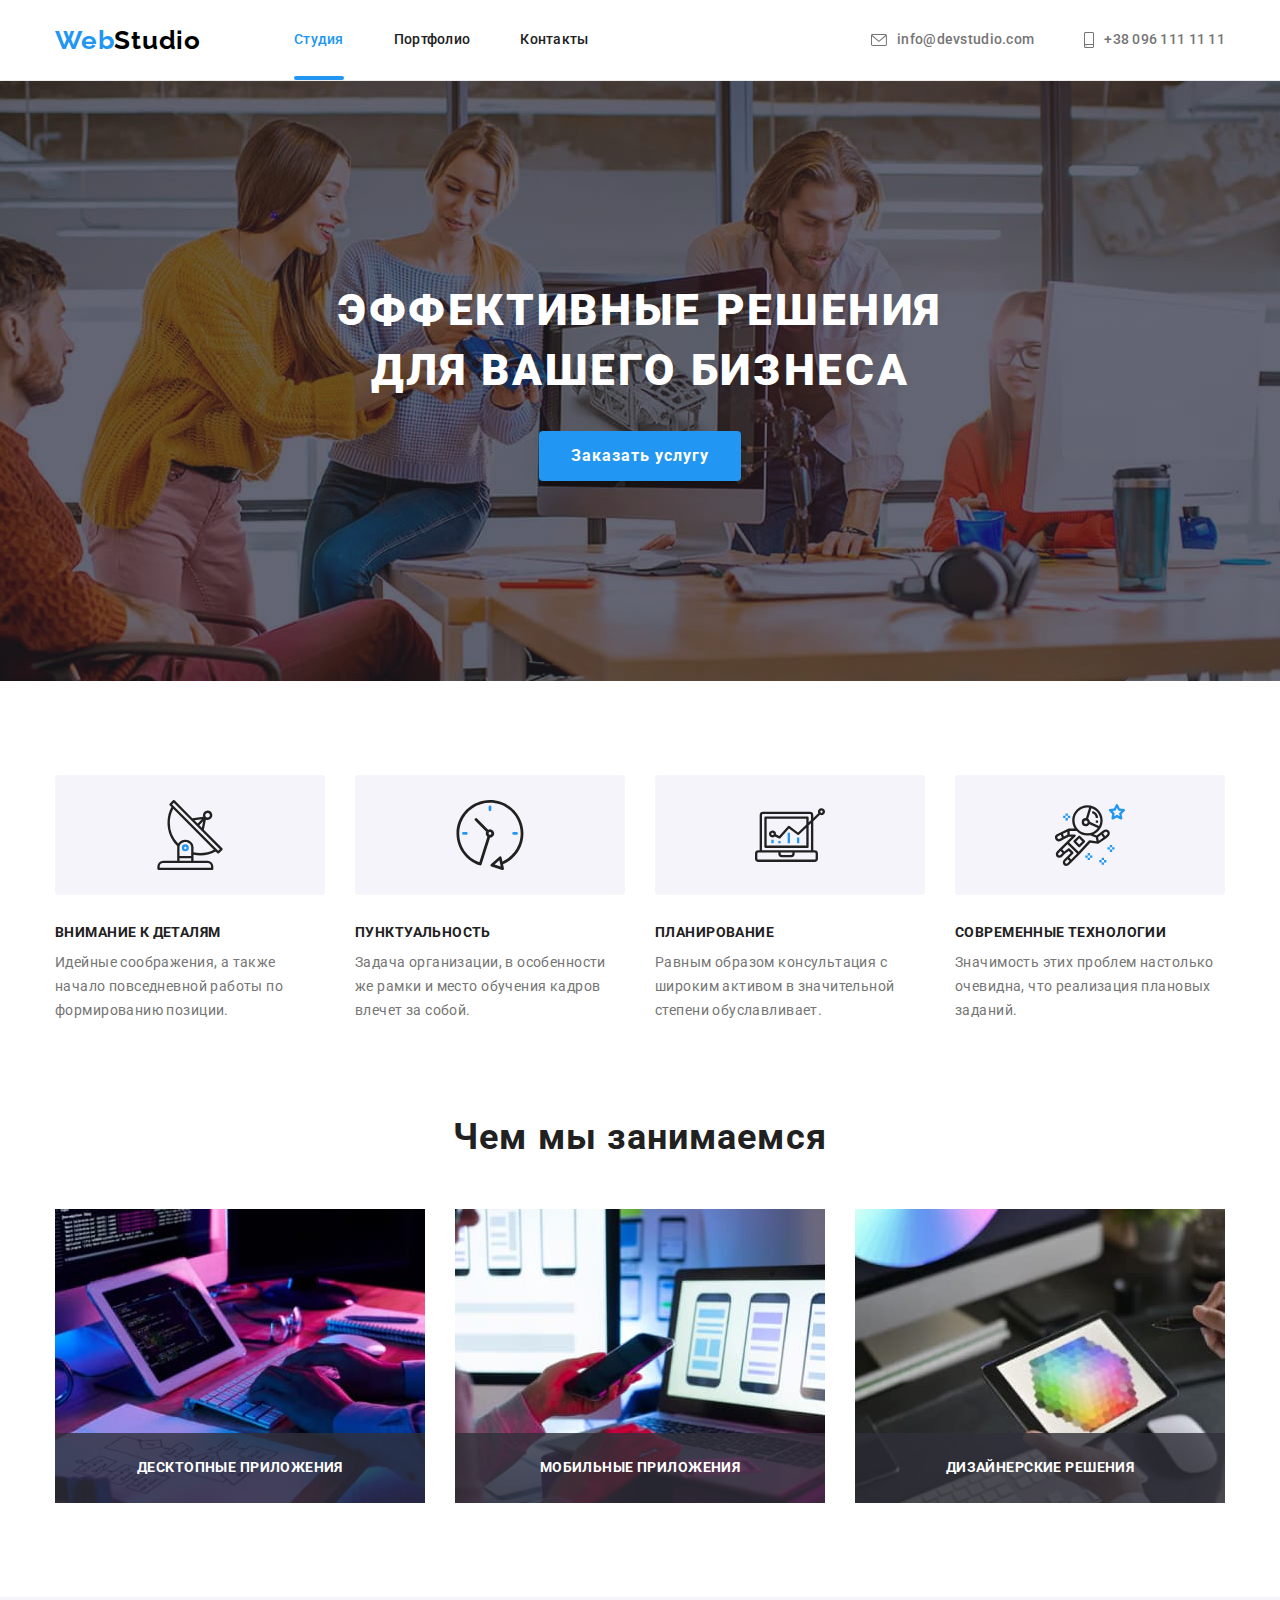
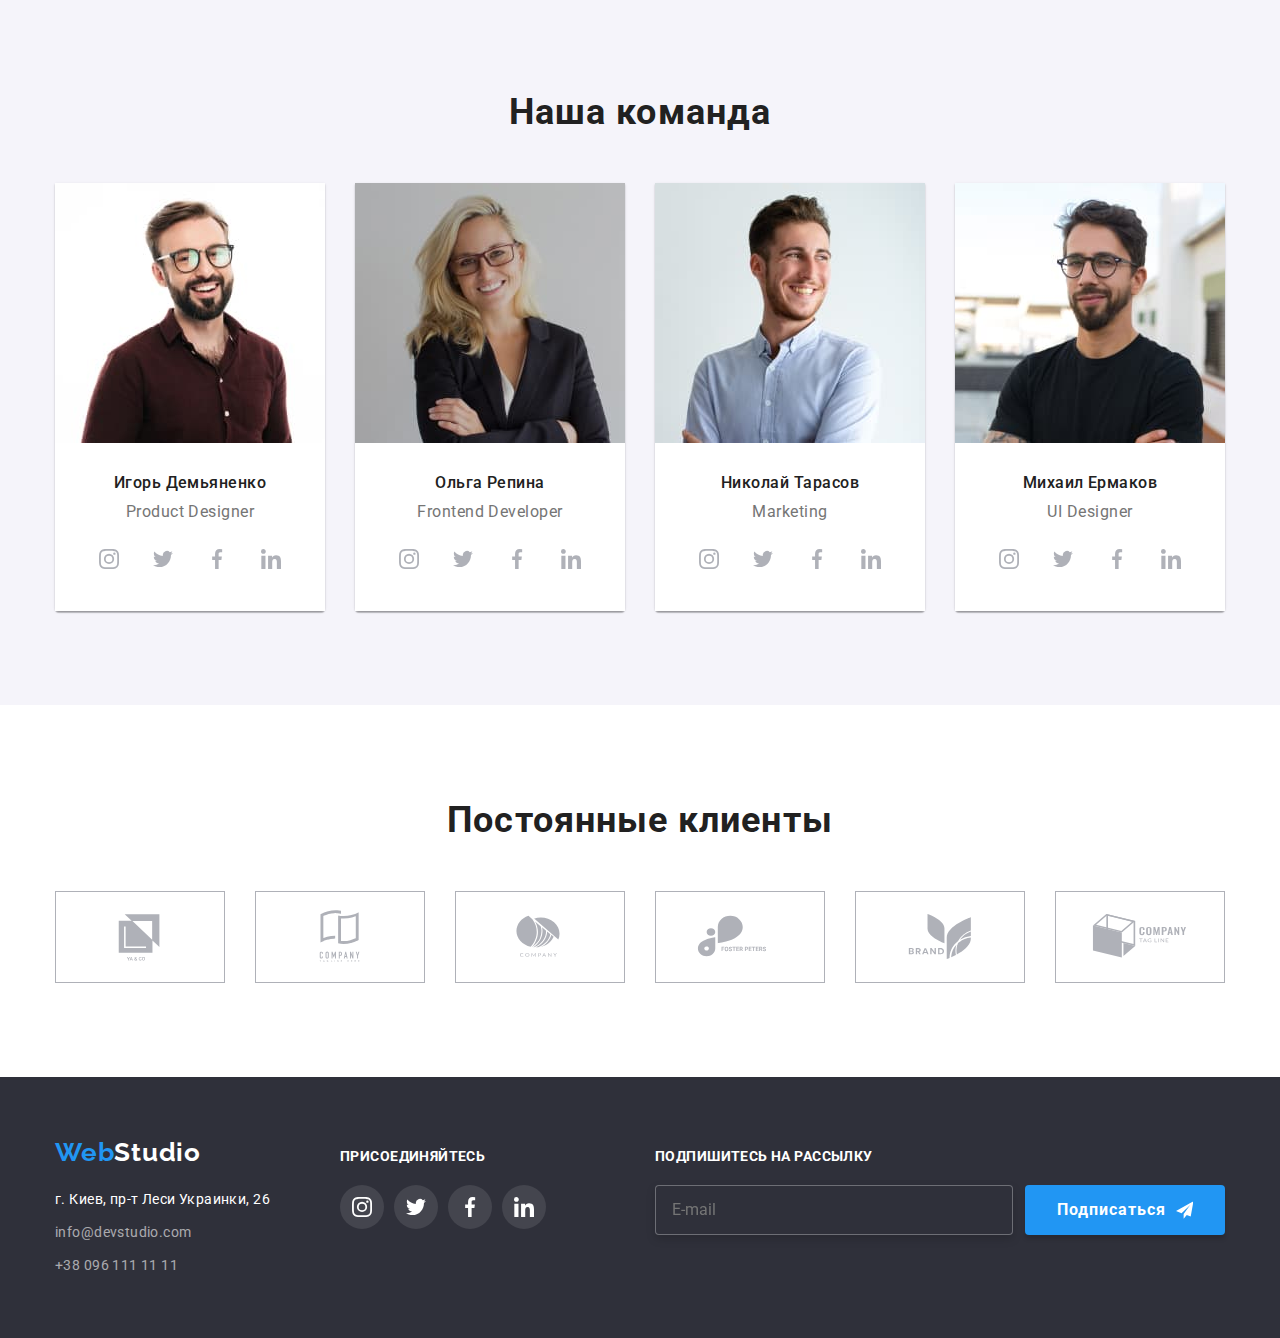
<file: index.html>
<!DOCTYPE html>
<html lang="ru">
  <head>
    <meta charset="UTF-8" />
    <meta http-equiv="X-UA-Compatible" content="IE=edge" />
    <meta name="viewport" content="width=device-width, initial-scale=1.0" />
    <title>Main</title>
    <link
      href="https://fonts.googleapis.com/css2?family=Raleway:wght@700&family=Roboto:wght@400;500;700;900&display=swap"
      rel="stylesheet"
    />
    <link
      rel="stylesheet"
      href="https://cdnjs.cloudflare.com/ajax/libs/modern-normalize/1.1.0/modern-normalize.min.css"
    />
    <link rel="stylesheet" href="./css/main.min.css" />
  </head>
  <body>
    <header class="header">
      <div class="header__container container">
        <a href="" lang="en" class="logo link"><span class="logo__text">Web</span>Studio</a>

        <button
          type="button"
          class="menu__btn"
          aria-expanded="false"
          aria-controls="menu__container"
          data-menu-button
        >
          <svg class="menu__icon" width="40" height="40">
            <use href="./images/symbol-defs.svg#icon-menu_mob" class="menu__icon--open"></use>
            <use href="./images/symbol-defs.svg#icon-close_mob" class="menu__icon--close"></use>
          </svg>
        </button>
        <div class="menu__container" id="menu__container" data-menu>
          <ul class="menu__nav">
            <li class="menu__item">
              <a href="./index.html" class="menu__link menu__link--current link">Студия </a>
            </li>
            <li class="menu__item">
              <a href="./portfolio.html" class="menu__link link">Портфолио</a>
            </li>
            <li class="menu__item">
              <a href="" class="menu__link link">Контакты</a>
            </li>
          </ul>
          <ul class="menu__contatcts">
            <li class="menu__item">
              <a href="tel:+380961111111" class="menu__link link">+38 096 111 11 11</a>
            </li>
            <li class="menu__item">
              <a href="mailto:info@devstudio.com" class="menu__link menu__link--mail link"
                >info@devstudio.com</a
              >
            </li>
          </ul>
          <ul class="menu__socials">
            <li class="menu__item">
              <a href="" class="menu__link link">Instagram </a>
            </li>
            <li class="menu__item">
              <a href="" class="menu__link link">Twitter</a>
            </li>
            <li class="menu__item">
              <a href="" class="menu__link link">Facebook</a>
            </li>
            <li class="menu__item">
              <a href="" class="menu__link link">LinkedIn</a>
            </li>
          </ul>
        </div>

        <nav class="site-nav">
          <ul class="site-nav__list list">
            <li class="site-nav__item">
              <a href="./index.html" class="site-nav__link site-nav__link--current link">Студия</a>
            </li>
            <li class="site-nav__item">
              <a href="./portfolio.html" class="site-nav__link link">Портфолио</a>
            </li>
            <li class="site-nav__item"><a href="" class="site-nav__link link">Контакты</a></li>
          </ul>
        </nav>
        <ul class="header__list list">
          <li class="header__item">
            <a href="mailto:info@devstudio.com" class="header__link link">
              <svg class="header__icon--mail">
                <use href="./images/symbol-defs.svg#icon-envelope"></use>
              </svg>
              info@devstudio.com</a
            >
          </li>
          <li class="header__item">
            <a href="tel:+380961111111" class="header__link link">
              <svg class="header__icon">
                <use href="./images/symbol-defs.svg#icon-smartphone"></use>
              </svg>
              +38 096 111 11 11</a
            >
          </li>
        </ul>
      </div>
    </header>

    <main>
      <!--Герой-->
      <section class="hero">
        <div class="container">
          <h1 class="hero__title">Эффективные решения для вашего бизнеса</h1>
          <button type="button" class="hero__btn btn--shadow btn" data-modal-open>
            Заказать услугу
          </button>
          <div class="backdrop is-hidden" data-modal>
            <div class="modal">
              <button class="modal__btn" data-modal-close>
                <svg class="modal__icon" width="18" height="18">
                  <use href="./images/symbol-defs.svg#icon-close-black-18dp"></use>
                </svg>
              </button>
              <form class="modal-form" autocomplete="off">
                <p class="modal-form__title">Оставьте свои данные, мы вам перезвоним</p>
                <div class="modal-form__field">
                  <label for="name" class="modal-form__label">Имя</label>
                  <input
                    type="text"
                    class="modal-form__input"
                    name="name"
                    id="name"
                    placeholder=" "
                  />
                  <svg class="modal-form__icon" width="18" height="18">
                    <use href="./images/symbol-defs.svg#icon-person-black-18dp"></use>
                  </svg>
                </div>
                <div class="modal-form__field">
                  <label for="tel" class="modal-form__label">Телефон</label>
                  <input type="tel" class="modal-form__input" name="tel" id="tel" placeholder=" " />
                  <svg class="modal-form__icon" width="18" height="18">
                    <use href="./images/symbol-defs.svg#icon-phone-black-18dp"></use>
                  </svg>
                </div>
                <div class="modal-form__field">
                  <label for="mail" class="modal-form__label">Почта</label>
                  <input
                    type="email"
                    class="modal-form__input"
                    name="mail"
                    id="mail"
                    placeholder=" "
                  />
                  <svg class="modal-form__icon" width="18" height="18">
                    <use href="./images/symbol-defs.svg#icon-email-black-18dp"></use>
                  </svg>
                </div>
                <div class="modal-form__field">
                  <label for="comment" class="modal-form__label">Комментарий</label>
                  <textarea
                    class="modal-form__textarea"
                    name="comment"
                    rows="5"
                    id="comment"
                    placeholder="Введите текст"
                  ></textarea>
                </div>

                <label class="modal-form__control">
                  <input
                    type="checkbox"
                    class="modal-form__checkbox"
                    name="agreement"
                    value="yes"
                  />
                  <svg class="modal-form__icon-custom" width="16" height="15">
                    <use href="./images/symbol-defs.svg#icon-icon-check"></use>
                  </svg>
                  Соглашаюсь с рассылкой и принимаю
                  <a class="modal-form__link" href="#">Условия договора</a>
                </label>

                <button class="modal-form__btn btn--shadow btn" type="submit">Отправить</button>
              </form>
            </div>
          </div>
        </div>
      </section>
      <!--Преимущества-->
      <section class="feature section">
        <div class="container">
          <h2 class="visually-hidden">Наше преимущество</h2>
          <ul class="feature__list list">
            <li class="feature__item item">
              <div class="feature__thumb">
                <svg width="70" height="70">
                  <use href="./images/symbol-defs.svg#icon-antenna"></use>
                </svg>
              </div>
              <h3 class="feature__title">Внимание к деталям</h3>
              <p class="feature__text">
                Идейные соображения, а также начало повседневной работы по формированию позиции.
              </p>
            </li>
            <li class="feature__item item">
              <div class="feature__thumb">
                <svg width="70" height="70">
                  <use href="./images/symbol-defs.svg#icon-clock"></use>
                </svg>
              </div>
              <h3 class="feature__title">Пунктуальность</h3>
              <p class="feature__text">
                Задача организации, в особенности же рамки и место обучения кадров влечет за собой.
              </p>
            </li>
            <li class="feature__item item">
              <div class="feature__thumb">
                <svg width="70" height="70">
                  <use href="./images/symbol-defs.svg#icon-diagram"></use>
                </svg>
              </div>
              <h3 class="feature__title">Планирование</h3>
              <p class="feature__text">
                Равным образом консультация с широким активом в значительной степени обуславливает.
              </p>
            </li>
            <li class="feature__item item">
              <div class="feature__thumb">
                <svg width="70" height="70">
                  <use href="./images/symbol-defs.svg#icon-astronaut"></use>
                </svg>
              </div>
              <h3 class="feature__title">Современные технологии</h3>
              <p class="feature__text">
                Значимость этих проблем настолько очевидна, что реализация плановых заданий.
              </p>
            </li>
          </ul>
        </div>
      </section>
      <!--Діяльність-->
      <section class="work section">
        <div class="container">
          <h2 class="section-title">Чем мы занимаемся</h2>
          <ul class="work__list list">
            <li class="work__item item">
              <img
                srcset="./images/desk-box1@1x.jpg 1x, ./images/desk-box1@2x.jpg 2x"
                src="./images/desk-box1@1x.jpg"
                alt="работа на клавиатуре"
                width="370"
                height="294"
              />
              <div class="work__thumb">
                <b class="work__subtitle subtitle">десктопные приложения</b>
              </div>
            </li>
            <li class="work__item item">
              <img
                srcset="./images/desk-box2@1x.jpg 1x, ./images/desk-box2@2x.jpg 2x"
                src="./images/desk-box2@1x.jpg"
                alt="работа на ноутбуке"
                width="370"
                height="294"
              />
              <div class="work__thumb">
                <b class="work__subtitle subtitle">мобильные приложения</b>
              </div>
            </li>
            <li class="work__item item">
              <img
                srcset="./images/desk-box3@1x.jpg 1x, ./images/desk-box3@2x.jpg 2x"
                src="./images/desk-box3@1x.jpg"
                alt="работа на планшете"
                width="370"
                height="294"
              />
              <div class="work__thumb">
                <b class="work__subtitle subtitle">дизайнерские решения</b>
              </div>
            </li>
          </ul>
        </div>
      </section>
      <!--Команда-->
      <section class="team section">
        <div class="container">
          <h2 class="section-title">Наша команда</h2>
          <ul class="list">
            <li class="team__item item">
              <picture>
                <source
                  srcset="./images/mob-teamcard1-450.jpg 450w, ./images/mob-teamcard1-900.jpg 900w"
                  media="(max-width: 767px)"
                  sizes="(min-width: 480px) 450px, 100vw"
                />
                <source
                  srcset="./images/tab-teamcard1-354.jpg 354w, ./images/tab-teamcard1-708.jpg 708w"
                  media="(max-width: 1199px)"
                  sizes="(min-width: 768px) 354px, 100vw"
                />
                <source
                  srcset="
                    ./images/desk-teamcard1-270.jpg 270w,
                    ./images/desk-teamcard1-540.jpg 540w
                  "
                  media="(min-width: 1200px)"
                  sizes="(min-width: 1200px) 270px, 100vw"
                />
                <img src="./images/tab-teamcard1-354.jpg" alt="Photo Product Designer" />
              </picture>
              <div class="team__group">
                <h3 class="team__title">Игорь Демьяненко</h3>
                <p lang="en" class="team__text">Product Designer</p>
                <ul class="socials__list">
                  <li class="socials__item">
                    <a
                      class="socials__link link"
                      href="#"
                      target="_blank"
                      rel="nofollow noopener noreferrer"
                    >
                      <svg class="socials__icon" width="20" height="20">
                        <use href="./images/symbol-defs.svg#icon-instagram"></use>
                      </svg>
                    </a>
                  </li>
                  <li class="socials__item">
                    <a
                      class="socials__link link"
                      href="#"
                      target="_blank"
                      rel="nofollow noopener noreferrer"
                    >
                      <svg class="socials__icon" width="20" height="20">
                        <use href="./images/symbol-defs.svg#icon-twitter"></use>
                      </svg>
                    </a>
                  </li>
                  <li class="socials__item">
                    <a
                      class="socials__link link"
                      href="#"
                      target="_blank"
                      rel="nofollow noopener noreferrer"
                    >
                      <svg class="socials__icon" width="20" height="20">
                        <use href="./images/symbol-defs.svg#icon-facebook"></use>
                      </svg>
                    </a>
                  </li>
                  <li class="socials__item">
                    <a
                      class="socials__link link"
                      href="#"
                      target="_blank"
                      rel="nofollow noopener noreferrer"
                    >
                      <svg class="socials__icon" width="20" height="20">
                        <use href="./images/symbol-defs.svg#icon-linkedin"></use>
                      </svg>
                    </a>
                  </li>
                </ul>
              </div>
            </li>
            <li class="team__item item">
              <picture>
                <source
                  srcset="./images/mob-teamcard2-450.jpg 450w, ./images/mob-teamcard2-900.jpg 900w"
                  media="(max-width: 767px)"
                  sizes="(min-width: 480px) 450px, 100vw"
                />
                <source
                  srcset="./images/tab-teamcard2-354.jpg 354w, ./images/tab-teamcard2-708.jpg 708w"
                  media="(max-width: 1199px)"
                  sizes="(min-width: 768px) 354px, 100vw"
                />
                <source
                  srcset="
                    ./images/desk-teamcard2-270.jpg 270w,
                    ./images/desk-teamcard2-540.jpg 540w
                  "
                  media="(min-width: 1200px)"
                  sizes="(min-width: 1200px) 270px, 100vw"
                />
                <img src="./images/tab-teamcard2-354.jpg" alt="Photo Frontend Developer" />
              </picture>

              <div class="team__group">
                <h3 class="team__title">Ольга Репина</h3>
                <p lang="en" class="team__text">Frontend Developer</p>
                <ul class="socials__list">
                  <li class="socials__item">
                    <a
                      class="socials__link link"
                      href="#"
                      target="_blank"
                      rel="nofollow noopener noreferrer"
                    >
                      <svg class="socials__icon" width="20" height="20">
                        <use href="./images/symbol-defs.svg#icon-instagram"></use>
                      </svg>
                    </a>
                  </li>
                  <li class="socials__item">
                    <a
                      class="socials__link link"
                      href="#"
                      target="_blank"
                      rel="nofollow noopener noreferrer"
                    >
                      <svg class="socials__icon" width="20" height="20">
                        <use href="./images/symbol-defs.svg#icon-twitter"></use>
                      </svg>
                    </a>
                  </li>
                  <li class="socials__item">
                    <a
                      class="socials__link link"
                      href="#"
                      target="_blank"
                      rel="nofollow noopener noreferrer"
                    >
                      <svg class="socials__icon" width="20" height="20">
                        <use href="./images/symbol-defs.svg#icon-facebook"></use>
                      </svg>
                    </a>
                  </li>
                  <li class="socials__item">
                    <a
                      class="socials__link link"
                      href="#"
                      target="_blank"
                      rel="nofollow noopener noreferrer"
                    >
                      <svg class="socials__icon" width="20" height="20">
                        <use href="./images/symbol-defs.svg#icon-linkedin"></use>
                      </svg>
                    </a>
                  </li>
                </ul>
              </div>
            </li>
            <li class="team__item item">
              <picture>
                <source
                  srcset="./images/mob-teamcard3-450.jpg 450w, ./images/mob-teamcard3-900.jpg 900w"
                  media="(max-width: 767px)"
                  sizes="(min-width: 480px) 450px, 100vw"
                />
                <source
                  srcset="./images/tab-teamcard3-354.jpg 354w, ./images/tab-teamcard3-708.jpg 708w"
                  media="(max-width: 1199px)"
                  sizes="(min-width: 768px) 354px, 100vw"
                />
                <source
                  srcset="
                    ./images/desk-teamcard3-270.jpg 270w,
                    ./images/desk-teamcard3-540.jpg 540w
                  "
                  media="(min-width: 1200px)"
                  sizes="(min-width: 1200px) 270px, 100vw"
                />
                <img src="./images/tab-teamcard3-354.jpg" alt="Photo Product Marketinger" />
              </picture>

              <div class="team__group">
                <h3 class="team__title">Николай Тарасов</h3>
                <p lang="en" class="team__text">Marketing</p>
                <ul class="socials__list">
                  <li class="socials__item">
                    <a
                      class="socials__link link"
                      href="#"
                      target="_blank"
                      rel="nofollow noopener noreferrer"
                    >
                      <svg class="socials__icon" width="20" height="20">
                        <use href="./images/symbol-defs.svg#icon-instagram"></use>
                      </svg>
                    </a>
                  </li>
                  <li class="socials__item">
                    <a
                      class="socials__link link"
                      href="#"
                      target="_blank"
                      rel="nofollow noopener noreferrer"
                    >
                      <svg class="socials__icon" width="20" height="20">
                        <use href="./images/symbol-defs.svg#icon-twitter"></use>
                      </svg>
                    </a>
                  </li>
                  <li class="socials__item">
                    <a
                      class="socials__link link"
                      href="#"
                      target="_blank"
                      rel="nofollow noopener noreferrer"
                    >
                      <svg class="socials__icon" width="20" height="20">
                        <use href="./images/symbol-defs.svg#icon-facebook"></use>
                      </svg>
                    </a>
                  </li>
                  <li class="socials__item">
                    <a
                      class="socials__link link"
                      href="#"
                      target="_blank"
                      rel="nofollow noopener noreferrer"
                    >
                      <svg class="socials__icon" width="20" height="20">
                        <use href="./images/symbol-defs.svg#icon-linkedin"></use>
                      </svg>
                    </a>
                  </li>
                </ul>
              </div>
            </li>
            <li class="team__item item">
              <picture>
                <source
                  srcset="./images/mob-teamcard4-450.jpg 450w, ./images/mob-teamcard4-900.jpg 900w"
                  media="(max-width: 767px)"
                  sizes="(min-width: 480px) 450px, 100vw"
                />
                <source
                  srcset="./images/tab-teamcard4-354.jpg 354w, ./images/tab-teamcard4-708.jpg 708w"
                  media="(max-width: 1199px)"
                  sizes="(min-width: 768px) 354px, 100vw"
                />
                <source
                  srcset="
                    ./images/desk-teamcard4-270.jpg 270w,
                    ./images/desk-teamcard4-540.jpg 540w
                  "
                  media="(min-width: 1200px)"
                  sizes="(min-width: 1200px) 270px, 100vw"
                />
                <img src="./images/tab-teamcard4-354.jpg" alt="Photo UI Designer" />
              </picture>

              <div class="team__group">
                <h3 class="team__title">Михаил Ермаков</h3>
                <p lang="en" class="team__text">UI Designer</p>
                <ul class="socials__list">
                  <li class="socials__item">
                    <a
                      class="socials__link link"
                      href="#"
                      target="_blank"
                      rel="nofollow noopener noreferrer"
                    >
                      <svg class="socials__icon" width="20" height="20">
                        <use href="./images/symbol-defs.svg#icon-instagram"></use>
                      </svg>
                    </a>
                  </li>
                  <li class="socials__item">
                    <a
                      class="socials__link link"
                      href="#"
                      target="_blank"
                      rel="nofollow noopener noreferrer"
                    >
                      <svg class="socials__icon" width="20" height="20">
                        <use href="./images/symbol-defs.svg#icon-twitter"></use>
                      </svg>
                    </a>
                  </li>
                  <li class="socials__item">
                    <a
                      class="socials__link link"
                      href="#"
                      target="_blank"
                      rel="nofollow noopener noreferrer"
                    >
                      <svg class="socials__icon" width="20" height="20">
                        <use href="./images/symbol-defs.svg#icon-facebook"></use>
                      </svg>
                    </a>
                  </li>
                  <li class="socials__item">
                    <a
                      class="socials__link link"
                      href="#"
                      target="_blank"
                      rel="nofollow noopener noreferrer"
                    >
                      <svg class="socials__icon" width="20" height="20">
                        <use href="./images/symbol-defs.svg#icon-linkedin"></use>
                      </svg>
                    </a>
                  </li>
                </ul>
              </div>
            </li>
          </ul>
        </div>
      </section>
      <section class="client section">
        <div class="container">
          <h2 class="section-title">Постоянные клиенты</h2>
          <ul class="client__list list">
            <li class="client__item item">
              <a
                class="client__link link"
                href="#"
                target="_blank"
                rel="nofollow noopener noreferrer"
              >
                <svg class="client__icon" width="106" height="60">
                  <use href="./images/symbol-defs.svg#icon-logo1"></use>
                </svg>
              </a>
            </li>
            <li class="client__item item">
              <a
                class="client__link link"
                href="#"
                target="_blank"
                rel="nofollow noopener noreferrer"
              >
                <svg class="client__icon" width="106" height="60">
                  <use href="./images/symbol-defs.svg#icon-logo2"></use>
                </svg>
              </a>
            </li>
            <li class="client__item item">
              <a
                class="client__link link"
                href="#"
                target="_blank"
                rel="nofollow noopener noreferrer"
              >
                <svg class="client__icon" width="106" height="60">
                  <use href="./images/symbol-defs.svg#icon-logo3"></use>
                </svg>
              </a>
            </li>
            <li class="client__item item">
              <a
                class="client__link link"
                href="#"
                target="_blank"
                rel="nofollow noopener noreferrer"
              >
                <svg class="client__icon" width="106" height="60">
                  <use href="./images/symbol-defs.svg#icon-logo4"></use>
                </svg>
              </a>
            </li>
            <li class="client__item item">
              <a
                class="client__link link"
                href="#"
                target="_blank"
                rel="nofollow noopener noreferrer"
              >
                <svg class="client__icon" width="106" height="60">
                  <use href="./images/symbol-defs.svg#icon-logo5"></use>
                </svg>
              </a>
            </li>
            <li class="client__item item">
              <a
                class="client__link link"
                href="#"
                target="_blank"
                rel="nofollow noopener noreferrer"
              >
                <svg class="client__icon" width="106" height="60">
                  <use href="./images/symbol-defs.svg#icon-logo6"></use>
                </svg>
              </a>
            </li>
          </ul>
        </div>
      </section>
    </main>
    <footer class="footer">
      <div class="footer__container container">
        <div class="footer-address">
          <a href="" lang="en" class="logo footer__logo link"
            ><span class="logo__text">Web</span>Studio</a
          >
          <address class="address">
            г. Киев, пр-т Леси Украинки, 26
            <a href="mailto:info@devstudio.com" class="address__link address__link--mail link"
              >info@devstudio.com</a
            >
            <a href="tel:+380961111111" class="address__link link">+38 096 111 11 11</a>
          </address>
        </div>
        <div class="footer__thumb">
          <b class="subtitle">присоединяйтесь</b>
          <ul class="socials__list">
            <li class="footer__item socials__item">
              <a
                class="socials__link footer__link link"
                href="#"
                target="_blank"
                rel="nofollow noopener noreferrer"
              >
                <svg class="socials__icon" width="20" height="20">
                  <use href="./images/symbol-defs.svg#icon-instagram"></use>
                </svg>
              </a>
            </li>
            <li class="footer__item socials__item">
              <a
                class="socials__link footer__link link"
                href="#"
                target="_blank"
                rel="nofollow noopener noreferrer"
              >
                <svg class="socials__icon" width="20" height="20">
                  <use href="./images/symbol-defs.svg#icon-twitter"></use>
                </svg>
              </a>
            </li>
            <li class="footer__item socials__item">
              <a
                class="socials__link footer__link link"
                href="#"
                target="_blank"
                rel="nofollow noopener noreferrer"
              >
                <svg class="socials__icon" width="20" height="20">
                  <use href="./images/symbol-defs.svg#icon-facebook"></use>
                </svg>
              </a>
            </li>
            <li class="footer__item socials__item">
              <a
                class="socials__link footer__link link"
                href="#"
                target="_blank"
                rel="nofollow noopener noreferrer"
              >
                <svg class="socials__icon" width="20" height="20">
                  <use href="./images/symbol-defs.svg#icon-linkedin"></use>
                </svg>
              </a>
            </li>
          </ul>
        </div>
        <div class="footer__form">
          <b class="subtitle">Подпишитесь на рассылку</b>
          <form class="form">
            <input
              class="form__input"
              type="email"
              name="user-mail"
              id="user-mail"
              placeholder="E-mail"
            />
            <button class="form__btn btn--shadow btn" type="submit">
              Подписаться
              <svg class="form__icon" width="24" height="24">
                <use href="./images/symbol-defs.svg#icon-icon-send"></use>
              </svg>
            </button>
          </form>
        </div>
      </div>
    </footer>
    <script src="./js/modal.js"></script>
    <script src="./js/mobile-menu.js"></script>
  </body>
</html>
</file>
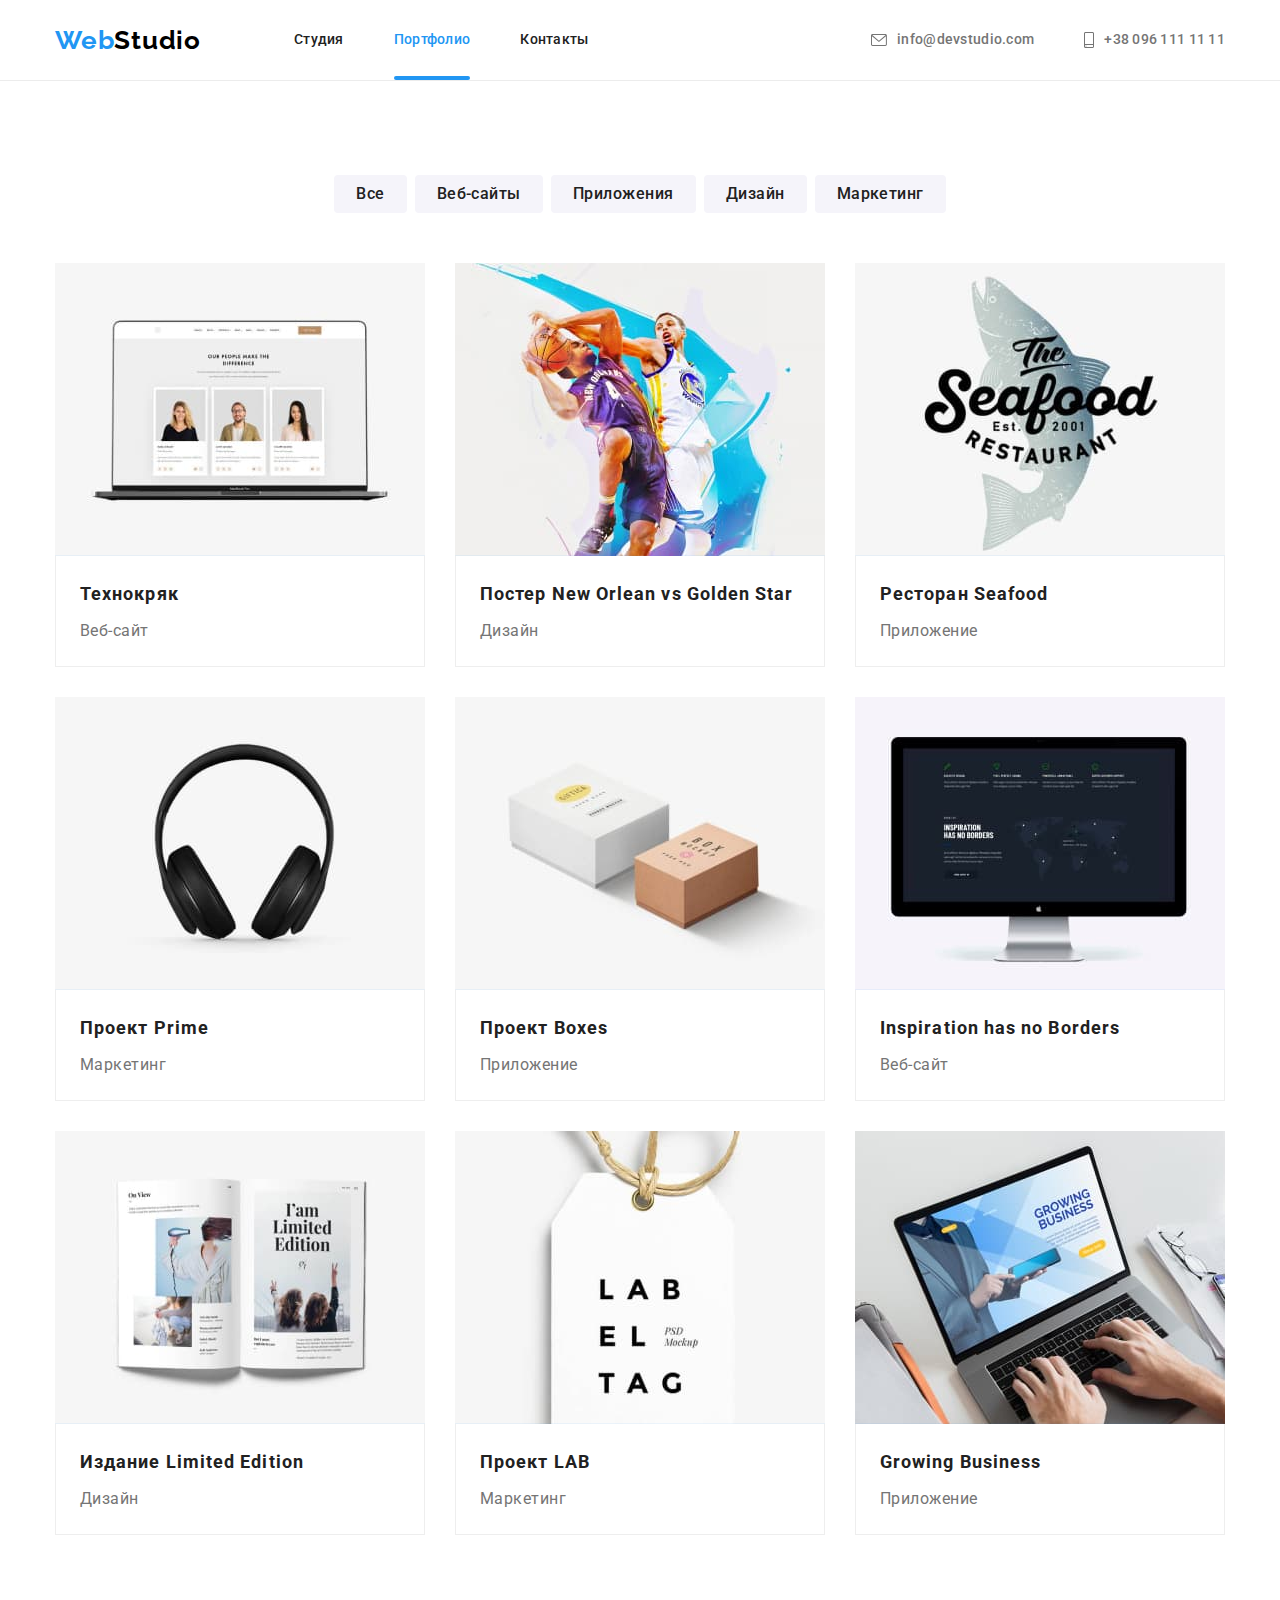
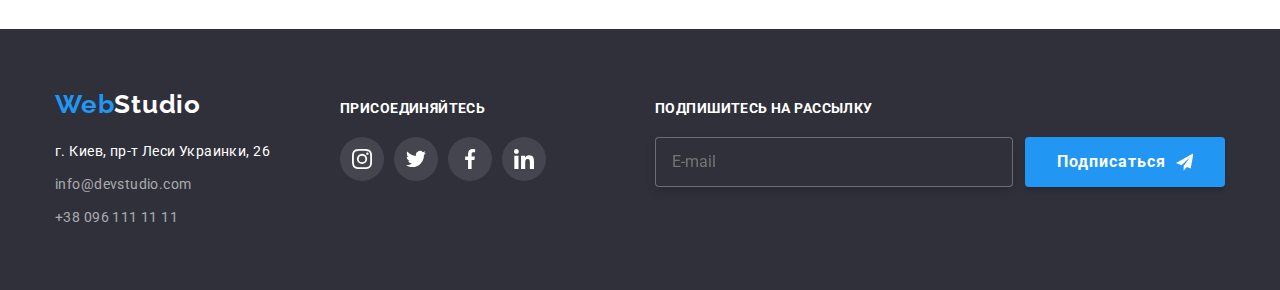
<file: portfolio.html>
<!DOCTYPE html>
<html lang="ru">
  <head>
    <meta charset="UTF-8" />
    <meta http-equiv="X-UA-Compatible" content="IE=edge" />
    <meta name="viewport" content="width=device-width, initial-scale=1.0" />
    <title>portfolio</title>
    <link
      href="https://fonts.googleapis.com/css2?family=Raleway:wght@700&family=Roboto:wght@400;500;700;900&display=swap"
      rel="stylesheet"
    />
    <link
      rel="stylesheet"
      href="https://cdnjs.cloudflare.com/ajax/libs/modern-normalize/1.1.0/modern-normalize.min.css"
    />
    <link rel="stylesheet" href="./css/main.min.css" />
  </head>

  <body>
    <!--Шапка сайта-->
    <header class="header">
      <div class="header__container container">
        <a href="" lang="en" class="logo link"><span class="logo__text">Web</span>Studio</a>

        <button
          type="button"
          class="menu__btn"
          aria-expanded="false"
          aria-controls="menu__container"
          data-menu-button
        >
          <svg class="menu__icon" width="40" height="40">
            <use href="./images/symbol-defs.svg#icon-menu_mob" class="menu__icon--open"></use>
            <use href="./images/symbol-defs.svg#icon-close_mob" class="menu__icon--close"></use>
          </svg>
        </button>
        <div class="menu__container" id="menu__container" data-menu>
          <ul class="menu__nav">
            <li class="menu__item">
              <a href="./index.html" class="menu__link link">Студия </a>
            </li>
            <li class="menu__item">
              <a href="./portfolio.html" class="menu__link menu__link--current link">Портфолио</a>
            </li>
            <li class="menu__item">
              <a href="" class="menu__link link">Контакты</a>
            </li>
          </ul>
          <ul class="menu__contatcts">
            <li class="menu__item">
              <a href="tel:+380961111111" class="menu__link link">+38 096 111 11 11</a>
            </li>
            <li class="menu__item">
              <a href="mailto:info@devstudio.com" class="menu__link menu__link--mail link"
                >info@devstudio.com</a
              >
            </li>
          </ul>
          <ul class="menu__socials">
            <li class="menu__item">
              <a href="" class="menu__link link">Instagram </a>
            </li>
            <li class="menu__item">
              <a href="" class="menu__link link">Twitter</a>
            </li>
            <li class="menu__item">
              <a href="" class="menu__link link">Facebook</a>
            </li>
            <li class="menu__item">
              <a href="" class="menu__link link">LinkedIn</a>
            </li>
          </ul>
        </div>

        <nav class="site-nav">
          <ul class="site-nav__list list">
            <li class="site-nav__item">
              <a href="./index.html" class="site-nav__link link">Студия</a>
            </li>
            <li class="site-nav__item">
              <a href="./portfolio.html" class="site-nav__link site-nav__link--current link"
                >Портфолио</a
              >
            </li>
            <li class="site-nav__item"><a href="" class="site-nav__link link">Контакты</a></li>
          </ul>
        </nav>
        <ul class="header__list list">
          <li class="header__item">
            <a href="mailto:info@devstudio.com" class="header__link link">
              <svg class="header__icon--mail">
                <use href="./images/symbol-defs.svg#icon-envelope"></use>
              </svg>
              info@devstudio.com</a
            >
          </li>
          <li class="header__item">
            <a href="tel:+380961111111" class="header__link link">
              <svg class="header__icon">
                <use href="./images/symbol-defs.svg#icon-smartphone"></use>
              </svg>
              +38 096 111 11 11</a
            >
          </li>
        </ul>
      </div>
    </header>

    <main>
      <section class="section">
        <div class="container">
          <h1 class="visually-hidden">Наши проекты</h1>
          <ul class="portfolio-buttons__list list">
            <li class="portfolio-buttons__item item">
              <button type="button" class="btn">Все</button>
            </li>
            <li class="portfolio-buttons__item item">
              <button type="button" class="btn">Веб-сайты</button>
            </li>
            <li class="portfolio-buttons__item item">
              <button type="button" class="btn">Приложения</button>
            </li>
            <li class="portfolio-buttons__item item">
              <button type="button" class="btn">Дизайн</button>
            </li>
            <li class="portfolio-buttons__item item">
              <button type="button" class="btn">Маркетинг</button>
            </li>
          </ul>
          <ul class="projects list">
            <li class="projects__item item">
              <a href="#" class="projects__link link">
                <div class="projects__thumb">
                  <picture>
                    <source
                      srcset="./images/mob-img1-450.jpg 450w, ./images/mob-img1-900.jpg 900w"
                      media="(max-width: 767px)"
                      sizes="(min-width: 480px) 450px, 100vw"
                    />
                    <source
                      srcset="./images/tab-img1-354.jpg 354w, ./images/tab-img1-708.jpg 708w"
                      media="(max-width: 1199px)"
                      sizes="(min-width: 768px) 354px, 100vw"
                    />
                    <source
                      srcset="./images/desk-img1-370.jpg 370w, ./images/desk-img1-740.jpg 740w"
                      media="(min-width: 1200px)"
                      sizes="(min-width: 1200px) 370px, 100vw"
                    />
                    <img src="./images/mob-img1-450.jpg" alt="example1" />
                  </picture>

                  <div class="projects__overlay">
                    <p class="projects__subtitle">
                      Ресурс предлагает комплексные предложения с разным уровнем функционала и
                      сервисов. Все это позволит посетителю получить исчерпывающие сведения о
                      компании или частном лице.
                    </p>
                  </div>
                </div>
                <div class="projects__content">
                  <h2 class="projects__title">Технокряк</h2>
                  <p class="projects__text">Веб-сайт</p>
                </div>
              </a>
            </li>
            <li class="projects__item item">
              <a href="#" class="projects__link link">
                <div class="projects__thumb">
                  <picture>
                    <source
                      srcset="./images/mob-img2-450.jpg 450w, ./images/mob-img2-900.jpg 900w"
                      media="(max-width: 767px)"
                      sizes="(min-width: 480px) 450px, 100vw"
                    />
                    <source
                      srcset="./images/tab-img2-354.jpg 354w, ./images/tab-img2-708.jpg 708w"
                      media="(max-width: 1199px)"
                      sizes="(min-width: 768px) 354px, 100vw"
                    />
                    <source
                      srcset="./images/desk-img2-370.jpg 370w, ./images/desk-img2-740.jpg 740w"
                      media="(min-width: 1200px)"
                      sizes="(min-width: 1200px) 370px, 100vw"
                    />
                    <img src="./images/mob-img2-450.jpg" alt="example2" />
                  </picture>

                  <div class="projects__overlay">
                    <p class="projects__subtitle">
                      Ресурс предлагает комплексные предложения с разным уровнем функционала и
                      сервисов. Все это позволит посетителю получить исчерпывающие сведения о
                      компании или частном лице.
                    </p>
                  </div>
                </div>
                <div class="projects__content">
                  <h2 class="projects__title">
                    Постер <span lang="en">New Orlean vs Golden Star</span>
                  </h2>
                  <p class="projects__text">Дизайн</p>
                </div>
              </a>
            </li>
            <li class="projects__item item">
              <a href="#" class="projects__link link">
                <div class="projects__thumb">
                  <picture>
                    <source
                      srcset="./images/mob-img3-450.jpg 450w, ./images/mob-img3-900.jpg 900w"
                      media="(max-width: 767px)"
                      sizes="(min-width: 480px) 450px, 100vw"
                    />
                    <source
                      srcset="./images/tab-img3-354.jpg 354w, ./images/tab-img3-708.jpg 708w"
                      media="(max-width: 1199px)"
                      sizes="(min-width: 768px) 354px, 100vw"
                    />
                    <source
                      srcset="./images/desk-img3-370.jpg 370w, ./images/desk-img3-740.jpg 740w"
                      media="(min-width: 1200px)"
                      sizes="(min-width: 1200px) 370px, 100vw"
                    />
                    <img src="./images/mob-img3-450.jpg" alt="example3" />
                  </picture>

                  <div class="projects__overlay">
                    <p class="projects__subtitle">
                      Ресурс предлагает комплексные предложения с разным уровнем функционала и
                      сервисов. Все это позволит посетителю получить исчерпывающие сведения о
                      компании или частном лице.
                    </p>
                  </div>
                </div>
                <div class="projects__content">
                  <h2 class="projects__title">Ресторан <span>Seafood</span></h2>
                  <p class="projects__text">Приложение</p>
                </div>
              </a>
            </li>
            <li class="projects__item item">
              <a href="#" class="projects__link link">
                <div class="projects__thumb">
                  <picture>
                    <source
                      srcset="./images/mob-img4-450.jpg 450w, ./images/mob-img4-900.jpg 900w"
                      media="(max-width: 767px)"
                      sizes="(min-width: 480px) 450px, 100vw"
                    />
                    <source
                      srcset="./images/tab-img4-354.jpg 354w, ./images/tab-img4-708.jpg 708w"
                      media="(max-width: 1199px)"
                      sizes="(min-width: 768px) 354px, 100vw"
                    />
                    <source
                      srcset="./images/desk-img4-370.jpg 370w, ./images/desk-img4-740.jpg 740w"
                      media="(min-width: 1200px)"
                      sizes="(min-width: 1200px) 370px, 100vw"
                    />
                    <img src="./images/mob-img4-450.jpg" alt="example4" />
                  </picture>

                  <div class="projects__overlay">
                    <p class="projects__subtitle">
                      Ресурс предлагает комплексные предложения с разным уровнем функционала и
                      сервисов. Все это позволит посетителю получить исчерпывающие сведения о
                      компании или частном лице.
                    </p>
                  </div>
                </div>
                <div class="projects__content">
                  <h2 class="projects__title">Проект <span>Prime</span></h2>
                  <p class="projects__text">Маркетинг</p>
                </div>
              </a>
            </li>
            <li class="projects__item item">
              <a href="#" class="projects__link link">
                <div class="projects__thumb">
                  <picture>
                    <source
                      srcset="./images/mob-img5-450.jpg 450w, ./images/mob-img5-900.jpg 900w"
                      media="(max-width: 767px)"
                      sizes="(min-width: 480px) 450px, 100vw"
                    />
                    <source
                      srcset="./images/tab-img5-354.jpg 354w, ./images/tab-img5-708.jpg 708w"
                      media="(max-width: 1199px)"
                      sizes="(min-width: 768px) 354px, 100vw"
                    />
                    <source
                      srcset="./images/desk-img5-370.jpg 370w, ./images/desk-img5-740.jpg 740w"
                      media="(min-width: 1200px)"
                      sizes="(min-width: 1200px) 370px, 100vw"
                    />
                    <img src="./images/mob-img5-450.jpg" alt="example5" />
                  </picture>

                  <div class="projects__overlay">
                    <p class="projects__subtitle">
                      Ресурс предлагает комплексные предложения с разным уровнем функционала и
                      сервисов. Все это позволит посетителю получить исчерпывающие сведения о
                      компании или частном лице.
                    </p>
                  </div>
                </div>
                <div class="projects__content">
                  <h2 class="projects__title">Проект <span>Boxes</span></h2>
                  <p class="projects__text">Приложение</p>
                </div>
              </a>
            </li>
            <li class="projects__item item">
              <a href="#" class="projects__link link">
                <div class="projects__thumb">
                  <picture>
                    <source
                      srcset="./images/mob-img6-450.jpg 450w, ./images/mob-img6-900.jpg 900w"
                      media="(max-width: 767px)"
                      sizes="(min-width: 480px) 450px, 100vw"
                    />
                    <source
                      srcset="./images/tab-img6-354.jpg 354w, ./images/tab-img6-708.jpg 708w"
                      media="(max-width: 1199px)"
                      sizes="(min-width: 768px) 354px, 100vw"
                    />
                    <source
                      srcset="./images/desk-img6-370.jpg 370w, ./images/desk-img6-740.jpg 740w"
                      media="(min-width: 1200px)"
                      sizes="(min-width: 1200px) 370px, 100vw"
                    />
                    <img src="./images/mob-img6-450.jpg" alt="example6" />
                  </picture>

                  <div class="projects__overlay">
                    <p class="projects__subtitle">
                      Ресурс предлагает комплексные предложения с разным уровнем функционала и
                      сервисов. Все это позволит посетителю получить исчерпывающие сведения о
                      компании или частном лице.
                    </p>
                  </div>
                </div>
                <div class="projects__content">
                  <h2 lang="en" class="projects__title">Inspiration has no Borders</h2>
                  <p class="projects__text">Веб-сайт</p>
                </div>
              </a>
            </li>
            <li class="projects__item item">
              <a href="#" class="projects__link link">
                <div class="projects__thumb">
                  <picture>
                    <source
                      srcset="./images/mob-img7-450.jpg 450w, ./images/mob-img7-900.jpg 900w"
                      media="(max-width: 767px)"
                      sizes="(min-width: 480px) 450px, 100vw"
                    />
                    <source
                      srcset="./images/tab-img7-354.jpg 354w, ./images/tab-img7-708.jpg 708w"
                      media="(max-width: 1199px)"
                      sizes="(min-width: 768px) 354px, 100vw"
                    />
                    <source
                      srcset="./images/desk-img7-370.jpg 370w, ./images/desk-img7-740.jpg 740w"
                      media="(min-width: 1200px)"
                      sizes="(min-width: 1200px) 370px, 100vw"
                    />
                    <img src="./images/mob-img7-450.jpg" alt="example7" />
                  </picture>

                  <div class="projects__overlay">
                    <p class="projects__subtitle">
                      Ресурс предлагает комплексные предложения с разным уровнем функционала и
                      сервисов. Все это позволит посетителю получить исчерпывающие сведения о
                      компании или частном лице.
                    </p>
                  </div>
                </div>
                <div class="projects__content">
                  <h2 class="projects__title">Издание <span lang="en">Limited Edition</span></h2>
                  <p class="projects__text">Дизайн</p>
                </div>
              </a>
            </li>
            <li class="projects__item item">
              <a href="#" class="projects__link link">
                <div class="projects__thumb">
                  <picture>
                    <source
                      srcset="./images/mob-img8-450.jpg 450w, ./images/mob-img8-900.jpg 900w"
                      media="(max-width: 767px)"
                      sizes="(min-width: 480px) 450px, 100vw"
                    />
                    <source
                      srcset="./images/tab-img8-354.jpg 354w, ./images/tab-img8-708.jpg 708w"
                      media="(max-width: 1199px)"
                      sizes="(min-width: 768px) 354px, 100vw"
                    />
                    <source
                      srcset="./images/desk-img8-370.jpg 370w, ./images/desk-img8-740.jpg 740w"
                      media="(min-width: 1200px)"
                      sizes="(min-width: 1200px) 370px, 100vw"
                    />
                    <img src="./images/mob-img8-450.jpg" alt="example8" />
                  </picture>

                  <div class="projects__overlay">
                    <p class="projects__subtitle">
                      Ресурс предлагает комплексные предложения с разным уровнем функционала и
                      сервисов. Все это позволит посетителю получить исчерпывающие сведения о
                      компании или частном лице.
                    </p>
                  </div>
                </div>
                <div class="projects__content">
                  <h2 class="projects__title">Проект <span>LAB</span></h2>
                  <p class="projects__text">Маркетинг</p>
                </div>
              </a>
            </li>
            <li class="projects__item item">
              <a href="#" class="projects__link link">
                <div class="projects__thumb">
                  <picture>
                    <source
                      srcset="./images/mob-img9-450.jpg 450w, ./images/mob-img9-900.jpg 900w"
                      media="(max-width: 767px)"
                      sizes="(min-width: 480px) 450px, 100vw"
                    />
                    <source
                      srcset="./images/tab-img9-354.jpg 354w, ./images/tab-img9-708.jpg 708w"
                      media="(max-width: 1199px)"
                      sizes="(min-width: 768px) 354px, 100vw"
                    />
                    <source
                      srcset="./images/desk-img9-370.jpg 370w, ./images/desk-img9-740.jpg 740w"
                      media="(min-width: 1200px)"
                      sizes="(min-width: 1200px) 370px, 100vw"
                    />
                    <img src="./images/mob-img9-450.jpg" alt="example9" />
                  </picture>

                  <div class="projects__overlay">
                    <p class="projects__subtitle">
                      Ресурс предлагает комплексные предложения с разным уровнем функционала и
                      сервисов. Все это позволит посетителю получить исчерпывающие сведения о
                      компании или частном лице.
                    </p>
                  </div>
                </div>
                <div class="projects__content">
                  <h2 lang="en" class="projects__title">Growing Business</h2>
                  <p class="projects__text">Приложение</p>
                </div>
              </a>
            </li>
          </ul>
        </div>
      </section>
    </main>
    <footer class="footer">
      <div class="footer__container container">
        <div class="footer-address">
          <a href="" lang="en" class="logo footer__logo link"
            ><span class="logo__text">Web</span>Studio</a
          >
          <address class="address">
            г. Киев, пр-т Леси Украинки, 26
            <a href="mailto:info@devstudio.com" class="address__link address__link--mail link"
              >info@devstudio.com</a
            >
            <a href="tel:+380961111111" class="address__link link">+38 096 111 11 11</a>
          </address>
        </div>
        <div class="footer__thumb">
          <b class="subtitle">присоединяйтесь</b>
          <ul class="socials__list">
            <li class="footer__item socials__item">
              <a
                class="socials__link footer__link link"
                href="#"
                target="_blank"
                rel="nofollow noopener noreferrer"
              >
                <svg class="socials__icon" width="20" height="20">
                  <use href="./images/symbol-defs.svg#icon-instagram"></use>
                </svg>
              </a>
            </li>
            <li class="footer__item socials__item">
              <a
                class="socials__link footer__link link"
                href="#"
                target="_blank"
                rel="nofollow noopener noreferrer"
              >
                <svg class="socials__icon" width="20" height="20">
                  <use href="./images/symbol-defs.svg#icon-twitter"></use>
                </svg>
              </a>
            </li>
            <li class="footer__item socials__item">
              <a
                class="socials__link footer__link link"
                href="#"
                target="_blank"
                rel="nofollow noopener noreferrer"
              >
                <svg class="socials__icon" width="20" height="20">
                  <use href="./images/symbol-defs.svg#icon-facebook"></use>
                </svg>
              </a>
            </li>
            <li class="footer__item socials__item">
              <a
                class="socials__link footer__link link"
                href="#"
                target="_blank"
                rel="nofollow noopener noreferrer"
              >
                <svg class="socials__icon" width="20" height="20">
                  <use href="./images/symbol-defs.svg#icon-linkedin"></use>
                </svg>
              </a>
            </li>
          </ul>
        </div>
        <div class="footer__form">
          <b class="subtitle">Подпишитесь на рассылку</b>
          <form class="form">
            <input
              class="form__input"
              type="email"
              name="user-mail"
              id="user-mail"
              placeholder="E-mail"
            />
            <button class="form__btn btn--shadow btn" type="submit">
              Подписаться
              <svg class="form__icon" width="24" height="24">
                <use href="./images/symbol-defs.svg#icon-icon-send"></use>
              </svg>
            </button>
          </form>
        </div>
      </div>
    </footer>
    <script src="./js/mobile-menu.js"></script>
  </body>
</html>
</file>
<file: css/main.min.css>
.visually-hidden{position:absolute;width:1px;height:1px;margin:-1px;border:0;padding:0;white-space:nowrap;-webkit-clip-path:inset(100%);clip-path:inset(100%);clip:rect(0 0 0 0);overflow:hidden}.container{margin-left:auto;margin-right:auto;padding-left:15px;padding-right:15px}@media screen and (min-width: 480px){.container{width:480px}}@media screen and (min-width: 768px){.container{width:768px}}@media screen and (min-width: 1200px){.container{width:1200px}}body{margin:0;color:#757575;background-color:#fff;font-family:"Roboto",sans-serif}body.modal-open{overflow:hidden}.section{padding-top:60px;padding-bottom:60px}@media screen and (min-width: 1200px){.section{padding-top:94px;padding-bottom:94px}}.list{display:-webkit-box;display:-ms-flexbox;display:flex;-ms-flex-wrap:wrap;flex-wrap:wrap;gap:30px}.item{-ms-flex-preferred-size:calc((100% - 30px*(var(--items) - 1))/var(--items));flex-basis:calc((100% - 30px*(var(--items) - 1))/var(--items))}.section-title{margin-bottom:30px;color:#212121;font-size:28px;line-height:1.18;text-align:center;letter-spacing:.03em}@media screen and (min-width: 1200px){.section-title{margin-bottom:50px;font-size:36px;line-height:1.17}}.subtitle{display:block;color:#fff;margin-top:60px;margin-bottom:20px;font-size:14px;line-height:1.14;letter-spacing:.03em;text-transform:uppercase}@media screen and (min-width: 767px){.subtitle{margin-top:0}}.link{outline:none;text-decoration:none}h1,h2,h3,p{margin-top:0;margin-bottom:0}img{display:block;max-width:100%;height:auto}ul{margin:0;padding:0;list-style:none}.header{border-bottom:1px solid #ececec}.header__container{position:relative;display:-webkit-box;display:-ms-flexbox;display:flex;-webkit-box-align:center;-ms-flex-align:center;align-items:center}.header__list{display:none}@media screen and (min-width: 767px){.header__list{margin-left:auto;display:-webkit-box;display:-ms-flexbox;display:flex;-webkit-box-orient:vertical;-webkit-box-direction:normal;-ms-flex-direction:column;flex-direction:column;gap:0}}@media screen and (min-width: 1200px){.header__list{display:-webkit-box;display:-ms-flexbox;display:flex;-webkit-box-orient:horizontal;-webkit-box-direction:normal;-ms-flex-direction:row;flex-direction:row;-webkit-box-align:center;-ms-flex-align:center;align-items:center}}.header__item{display:none}@media screen and (min-width: 767px){.header__item{display:-webkit-box;display:-ms-flexbox;display:flex;padding:0px;margin-bottom:10px}.header__item:last-child{margin-bottom:0}}@media screen and (min-width: 1200px){.header__item{margin-bottom:0}.header__item+.header__item{margin-left:50px}}.header__link{display:none}@media screen and (min-width: 767px){.header__link{-webkit-transition:color 250ms cubic-bezier(0.4, 0, 0.2, 1);transition:color 250ms cubic-bezier(0.4, 0, 0.2, 1);display:-webkit-inline-box;display:-ms-inline-flexbox;display:inline-flex;-webkit-box-align:center;-ms-flex-align:center;align-items:center;margin:0px;color:#757575;font-weight:500;font-size:14px;line-height:1.14;letter-spacing:.02em;text-decoration:none}.header__link:focus,.header__link:hover{color:#2196f3}}@media screen and (min-width: 767px){.header__icon{margin-right:10px;width:10px;height:14px;fill:currentColor}}@media screen and (min-width: 1200px){.header__icon{margin-right:10px;height:16px}}@media screen and (min-width: 767px){.header__icon--mail{margin-right:10px;width:14px;height:10px;fill:currentColor}}@media screen and (min-width: 1200px){.header__icon--mail{margin-right:10px;width:16px;height:12px}}.logo{display:block;padding:16px 0 16px 0;margin-right:auto;color:#000;font-family:"Raleway",sans-serif;font-weight:700;font-size:24px;line-height:1.17;letter-spacing:.03em}@media screen and (min-width: 768px){.logo{display:inline;margin-right:88px;padding:0}}@media screen and (min-width: 1200px){.logo{margin-right:93px;font-size:26px;line-height:1.19}}.logo__text{color:#2196f3}.site-nav__list{display:none}@media screen and (min-width: 767px){.site-nav__list{display:-webkit-box;display:-ms-flexbox;display:flex;-webkit-box-align:center;-ms-flex-align:center;align-items:center;gap:0}}.site-nav__item{margin-right:50px}.site-nav__item:last-child{margin-right:0}.site-nav__link{-webkit-transition:color 250ms cubic-bezier(0.4, 0, 0.2, 1);transition:color 250ms cubic-bezier(0.4, 0, 0.2, 1);display:block;padding-top:32px;padding-bottom:32px;color:#212121;font-weight:500;font-size:14px;line-height:1.14;letter-spacing:.02em}.site-nav__link:focus,.site-nav__link:hover{color:#2196f3}.site-nav__link--current{position:relative;display:block;color:#2196f3}.site-nav__link--current::after{content:"";position:absolute;left:0;bottom:0;display:block;width:100%;height:4px;background:#2196f3;border-radius:2px}.menu__btn{position:relative;z-index:5;display:-webkit-inline-box;display:-ms-inline-flexbox;display:inline-flex;padding:0;border:none;background-color:rgba(0,0,0,0);color:#212121;-webkit-transition:color 250ms cubic-bezier(0.4, 0, 0.2, 1);transition:color 250ms cubic-bezier(0.4, 0, 0.2, 1)}.menu__btn.is-open{position:fixed;top:0;right:0;-webkit-transform:translate(-50%, 25%);transform:translate(-50%, 25%)}.menu__btn:focus,.menu__btn:hover{color:#2196f3}@media screen and (min-width: 767px){.menu__btn{display:none}}.menu__btn .menu__icon--close{display:none}.menu__btn.is-open .menu__icon--close{display:block}.menu__btn.is-open .menu__icon--open{display:none}.menu__icon{fill:currentColor}.menu__container{z-index:4;display:none;position:fixed;top:0;left:0;width:100%;height:100%;background-color:#fff;padding:50px 40px;text-align:left}@media screen and (max-width: 768px){.menu__container.is-open{display:-webkit-box;display:-ms-flexbox;display:flex;-webkit-box-orient:vertical;-webkit-box-direction:normal;-ms-flex-direction:column;flex-direction:column}}@media screen and (min-width: 767px){.menu__container{display:none}}.menu__nav{display:contents;-webkit-box-orient:vertical;-webkit-box-direction:normal;-ms-flex-direction:column;flex-direction:column;-ms-flex-wrap:wrap;flex-wrap:wrap}.menu__link{font-weight:500;line-height:1.18;text-align:center;letter-spacing:.02em;color:#212121;-webkit-transition:color 250ms cubic-bezier(0.4, 0, 0.2, 1);transition:color 250ms cubic-bezier(0.4, 0, 0.2, 1)}.menu__link--current,.menu__link:hover,.menu__link:focus{color:#2196f3}@media screen and (max-width: 440px){.menu__link{font-size:30px}}@media screen and (min-width: 440px){.menu__link{font-size:40px}}.menu__item{margin-bottom:30px}.menu__item:last-child{margin-bottom:0}.menu__contatcts{display:-webkit-box;display:-ms-flexbox;display:flex;-webkit-box-orient:vertical;-webkit-box-direction:normal;-ms-flex-direction:column;flex-direction:column;margin-bottom:64px;margin-top:auto}.menu__contatcts .menu__link{font-weight:500;line-height:40px;letter-spacing:.02em;color:#757575;-webkit-transition:color 250ms cubic-bezier(0.4, 0, 0.2, 1);transition:color 250ms cubic-bezier(0.4, 0, 0.2, 1)}.menu__contatcts .menu__link:hover,.menu__contatcts .menu__link:focus{color:#2196f3}@media screen and (max-width: 440px){.menu__contatcts .menu__link{font-size:24px}}@media screen and (min-width: 440px){.menu__contatcts .menu__link{font-size:34px}}.menu__contatcts .menu__link--mail{font-size:24px;line-height:1.17;color:#757575;-webkit-transition:color 250ms cubic-bezier(0.4, 0, 0.2, 1);transition:color 250ms cubic-bezier(0.4, 0, 0.2, 1)}.menu__contatcts .menu__link--mail:hover,.menu__contatcts .menu__link--mail:focus{color:#2196f3}.menu__socials{display:-webkit-box;display:-ms-flexbox;display:flex;-ms-flex-wrap:wrap;flex-wrap:wrap}.menu__socials .menu__item:not(:last-child){padding-right:10px;border-right:1px solid rgba(33,33,33,.2)}.menu__socials .menu__item:not(:first-child){padding-left:9px}.menu__socials .menu__link{line-height:1.22;color:#2196f3}@media screen and (max-width: 440px){.menu__socials .menu__link{font-size:10px}}@media screen and (min-width: 440px){.menu__socials .menu__link{font-size:18px}}.hero{max-width:1600px;max-height:600px;padding:118px 0;margin:0 auto;background-color:#c4c4c4;background-repeat:no-repeat;background-position:center;background-size:cover;text-align:center;background-image:-webkit-gradient(linear, left top, right top, from(rgba(47, 48, 58, 0.4)), to(rgba(47, 48, 58, 0.4))),url("../images/mob-hero@1x.jpg");background-image:linear-gradient(to right, rgba(47, 48, 58, 0.4), rgba(47, 48, 58, 0.4)),url("../images/mob-hero@1x.jpg")}@media screen and (min-device-pixel-ratio: 2),screen and (-webkit-min-device-pixel-ratio: 2),screen and (min-resolution: 192dpi),screen and (min-resolution: 2dppx){.hero{background-image:-webkit-gradient(linear, left top, right top, from(rgba(47, 48, 58, 0.4)), to(rgba(47, 48, 58, 0.4))),url("../images/mob-hero@2x.jpg");background-image:linear-gradient(to right, rgba(47, 48, 58, 0.4), rgba(47, 48, 58, 0.4)),url("../images/mob-hero@2x.jpg")}}@media screen and (min-width: 489px){.hero{background-image:-webkit-gradient(linear, left top, right top, from(rgba(47, 48, 58, 0.4)), to(rgba(47, 48, 58, 0.4))),url("../images/tab-hero@1x.jpg");background-image:linear-gradient(to right, rgba(47, 48, 58, 0.4), rgba(47, 48, 58, 0.4)),url("../images/tab-hero@1x.jpg")}}@media screen and (min-width: 489px)and (min-device-pixel-ratio: 2),screen and (min-width: 489px)and (-webkit-min-device-pixel-ratio: 2),screen and (min-width: 489px)and (min-resolution: 192dpi),screen and (min-width: 489px)and (min-resolution: 2dppx){.hero{background-image:-webkit-gradient(linear, left top, right top, from(rgba(47, 48, 58, 0.4)), to(rgba(47, 48, 58, 0.4))),url("../images/tab-hero@2x.jpg");background-image:linear-gradient(to right, rgba(47, 48, 58, 0.4), rgba(47, 48, 58, 0.4)),url("../images/tab-hero@2x.jpg")}}@media screen and (min-width: 769px){.hero{background-image:-webkit-gradient(linear, left top, right top, from(rgba(47, 48, 58, 0.4)), to(rgba(47, 48, 58, 0.4))),url("../images/desk-hero@1x.jpg");background-image:linear-gradient(to right, rgba(47, 48, 58, 0.4), rgba(47, 48, 58, 0.4)),url("../images/desk-hero@1x.jpg")}}@media screen and (min-width: 769px)and (min-device-pixel-ratio: 2),screen and (min-width: 769px)and (-webkit-min-device-pixel-ratio: 2),screen and (min-width: 769px)and (min-resolution: 192dpi),screen and (min-width: 769px)and (min-resolution: 2dppx){.hero{background-image:-webkit-gradient(linear, left top, right top, from(rgba(47, 48, 58, 0.4)), to(rgba(47, 48, 58, 0.4))),url("../images/desk-hero@2x.jpg");background-image:linear-gradient(to right, rgba(47, 48, 58, 0.4), rgba(47, 48, 58, 0.4)),url("../images/desk-hero@2x.jpg")}}@media screen and (min-width: 1200px){.hero{padding:200px 0}}.hero__title{margin:0 auto 30px;max-width:360px;color:#fff;font-weight:900;font-size:26px;line-height:1.62;text-align:center;letter-spacing:.06em;text-transform:uppercase}@media(min-width: 768px){.hero__title{max-width:696px;font-size:44px;line-height:1.36}}.btn{-webkit-transition:color 250ms cubic-bezier(0.4, 0, 0.2, 1),background-color 250ms cubic-bezier(0.4, 0, 0.2, 1),-webkit-box-shadow 250ms cubic-bezier(0.4, 0, 0.2, 1);transition:color 250ms cubic-bezier(0.4, 0, 0.2, 1),background-color 250ms cubic-bezier(0.4, 0, 0.2, 1),-webkit-box-shadow 250ms cubic-bezier(0.4, 0, 0.2, 1);transition:color 250ms cubic-bezier(0.4, 0, 0.2, 1),background-color 250ms cubic-bezier(0.4, 0, 0.2, 1),box-shadow 250ms cubic-bezier(0.4, 0, 0.2, 1);transition:color 250ms cubic-bezier(0.4, 0, 0.2, 1),background-color 250ms cubic-bezier(0.4, 0, 0.2, 1),box-shadow 250ms cubic-bezier(0.4, 0, 0.2, 1),-webkit-box-shadow 250ms cubic-bezier(0.4, 0, 0.2, 1);border-radius:4px;padding:6px 22px;border:0px;color:#212121;background-color:#f5f4fa;cursor:pointer;font-family:inherit;font-weight:500;font-size:16px;line-height:1.63;letter-spacing:.03em;text-align:center}.btn:hover,.btn:focus{color:#fff;background-color:#2196f3;-webkit-box-shadow:0px 3px 1px rgba(0,0,0,.1),0px 1px 2px rgba(0,0,0,.08),0px 2px 2px rgba(0,0,0,.12);box-shadow:0px 3px 1px rgba(0,0,0,.1),0px 1px 2px rgba(0,0,0,.08),0px 2px 2px rgba(0,0,0,.12)}.btn--shadow{-webkit-transition:background-color 250ms cubic-bezier(0.4, 0, 0.2, 1);transition:background-color 250ms cubic-bezier(0.4, 0, 0.2, 1);display:inline-block;padding:10px 32px;color:#fff;background-color:#2196f3;-webkit-box-shadow:0px 4px 4px rgba(0,0,0,.15);box-shadow:0px 4px 4px rgba(0,0,0,.15);font-weight:700;line-height:1.88;letter-spacing:.06em}.btn--shadow:hover,.btn--shadow:focus{background-color:#188ce8}.backdrop{z-index:10;position:fixed;top:0;left:0;width:100%;height:100%;background-color:rgba(0,0,0,.2);opacity:1;-webkit-transition:opacity 250ms cubic-bezier(0.4, 0, 0.2, 1),visibility 250ms cubic-bezier(0.4, 0, 0.2, 1);transition:opacity 250ms cubic-bezier(0.4, 0, 0.2, 1),visibility 250ms cubic-bezier(0.4, 0, 0.2, 1);overflow-y:scroll}.backdrop.is-hidden{opacity:0;pointer-events:none;visibility:hidden}@media screen and (max-width: 480px){.modal{width:100vw;height:100vw}}@media screen and (min-width: 480px){.modal{position:absolute;top:50%;left:50%;-webkit-transform:translate(-50%, -30%);transform:translate(-50%, -30%);-webkit-transition:-webkit-transform 250ms cubic-bezier(0.4, 0, 0.2, 1);transition:-webkit-transform 250ms cubic-bezier(0.4, 0, 0.2, 1);transition:transform 250ms cubic-bezier(0.4, 0, 0.2, 1);transition:transform 250ms cubic-bezier(0.4, 0, 0.2, 1), -webkit-transform 250ms cubic-bezier(0.4, 0, 0.2, 1);width:450px;height:609px}}@media screen and (min-width: 1200px){.modal{position:absolute;top:50%;left:50%;-webkit-transform:translate(-50%, -50%);transform:translate(-50%, -50%);-webkit-transition:-webkit-transform 250ms cubic-bezier(0.4, 0, 0.2, 1);transition:-webkit-transform 250ms cubic-bezier(0.4, 0, 0.2, 1);transition:transform 250ms cubic-bezier(0.4, 0, 0.2, 1);transition:transform 250ms cubic-bezier(0.4, 0, 0.2, 1), -webkit-transform 250ms cubic-bezier(0.4, 0, 0.2, 1);width:450px;width:528px;height:581px}}.modal__btn{position:absolute;top:8px;right:8px;width:30px;height:30px;display:-webkit-box;display:-ms-flexbox;display:flex;-webkit-box-align:center;-ms-flex-align:center;align-items:center;color:#000;background-color:#fff;border-radius:50%;border:1px solid rgba(0,0,0,.1);cursor:pointer;-webkit-transition:color 250ms cubic-bezier(0.4, 0, 0.2, 1);transition:color 250ms cubic-bezier(0.4, 0, 0.2, 1)}.modal__btn:focus,.modal__btn:hover{color:#2196f3}.modal__icon{fill:currentColor}.modal-form{display:-webkit-box;display:-ms-flexbox;display:flex;-webkit-box-orient:vertical;-webkit-box-direction:normal;-ms-flex-direction:column;flex-direction:column;padding:40px;-webkit-box-shadow:0px 1px 3px rgba(0,0,0,.12),0px 1px 1px rgba(0,0,0,.14),0px 2px 1px rgba(0,0,0,.2);box-shadow:0px 1px 3px rgba(0,0,0,.12),0px 1px 1px rgba(0,0,0,.14),0px 2px 1px rgba(0,0,0,.2);border-radius:4px;background-color:#fff}@media screen and (max-width: 480px){.modal-form{width:100vw}}@media screen and (min-width: 480px){.modal-form{width:100%;height:100%}}@media screen and (min-width: 1200px){.modal-form{width:100%;height:100%}}.modal-form__title{margin-bottom:12px;color:#212121;font-weight:700;font-size:20px;line-height:1,15;letter-spacing:.03em}.modal-form__field{position:relative;display:-webkit-box;display:-ms-flexbox;display:flex;-webkit-box-orient:vertical;-webkit-box-direction:normal;-ms-flex-direction:column;flex-direction:column;margin-bottom:10px;text-align:start}.modal-form__label{color:#757575;font-weight:400;font-size:12px;line-height:1.17;letter-spacing:.01em}.modal-form__input{width:100%;font:inherit;margin-top:4px;padding:11px 12px 11px 42px;color:#212121;border:1px solid rgba(33,33,33,.2);border-radius:4px;outline:none;-webkit-transition:border 250ms cubic-bezier(0.4, 0, 0.2, 1),color 250ms cubic-bezier(0.4, 0, 0.2, 1);transition:border 250ms cubic-bezier(0.4, 0, 0.2, 1),color 250ms cubic-bezier(0.4, 0, 0.2, 1)}.modal-form__input:focus,.modal-form__input:hover{border:1px solid #2196f3}.modal-form__input:focus+.modal-form__icon,.modal-form__input:hover+.modal-form__icon{color:#2196f3}.modal-form__icon{position:absolute;top:50%;left:12px;fill:currentColor}.modal-form__textarea{width:100%;font:inherit;margin-top:4px;padding:12px 16px;resize:none;color:#212121;border:1px solid rgba(33,33,33,.2);border-radius:4px;outline:none;-webkit-transition:border 250ms cubic-bezier(0.4, 0, 0.2, 1);transition:border 250ms cubic-bezier(0.4, 0, 0.2, 1)}.modal-form__textarea:focus,.modal-form__textarea:hover{border:1px solid #2196f3}.modal-form__control{display:-webkit-box;display:-ms-flexbox;display:flex;-webkit-box-align:center;-ms-flex-align:center;align-items:center;-webkit-box-pack:center;-ms-flex-pack:center;justify-content:center;margin-top:10px;font-weight:400;font-size:12px;line-height:1.17;letter-spacing:.03em}.modal-form__control::after{content:""}@media screen and (min-width: 1200px){.modal-form__control{font-size:14px;line-height:1.71}}.modal-form__checkbox{-wekit-appearance:none;-moz-appearance:none;-webkit-appearance:none;appearance:none;position:absolute;background-color:#fff;outline:#212121}.modal-form__checkbox:checked+.modal-form__icon-custom{background-color:#2196f3;border:1px solid #2196f3}.modal-form__checkbox:focus+.modal-form__icon-custom{border:1px solid #2196f3}.modal-form__link{color:#2196f3;margin-left:5px}.modal-form__icon-custom{display:block;margin-right:7px;background-color:#fff;border:1px solid #212121;-webkit-transition:background-color 250ms cubic-bezier(0.4, 0, 0.2, 1),border 250ms cubic-bezier(0.4, 0, 0.2, 1);transition:background-color 250ms cubic-bezier(0.4, 0, 0.2, 1),border 250ms cubic-bezier(0.4, 0, 0.2, 1)}.modal-form__icon-custom:hover{border:1px solid #2196f3}.modal-form__btn{width:200px;padding:10px 55px;margin:30px auto 0}.feature__item{--items: 1;max-height:226px}@media screen and (min-width: 767px){.feature__item{--items: 2;max-height:251px}}@media screen and (min-width: 1200px){.feature__item{--items: 4}}.feature__thumb{display:-webkit-box;display:-ms-flexbox;display:flex;-webkit-box-pack:center;-ms-flex-pack:center;justify-content:center;-webkit-box-align:center;-ms-flex-align:center;align-items:center;height:120px;margin-bottom:30px;background-color:#f5f4fa;border-radius:4px}.feature__title{margin-bottom:10px;color:#212121;font-size:14px;line-height:1.14;text-transform:uppercase;letter-spacing:.03em;text-align:center}@media screen and (min-width: 767px){.feature__title{text-align:start}}.feature__text{font-weight:400;font-size:14px;line-height:1.71;letter-spacing:.03em;color:#757575}.work{display:none}@media screen and (min-width: 1200px){.work{display:block;padding-top:0}}.work__item{position:relative;display:-webkit-box;display:-ms-flexbox;display:flex;-webkit-box-align:end;-ms-flex-align:end;align-items:flex-end}.work__thumb{display:-webkit-box;display:-ms-flexbox;display:flex;-webkit-box-pack:center;-ms-flex-pack:center;justify-content:center;-webkit-box-align:center;-ms-flex-align:center;align-items:center;position:absolute;width:100%;height:70px;background-color:rgba(47,48,58,.8)}.work__subtitle{margin-bottom:0}.team{background-color:#f5f4fa}.team__item{max-height:622px;background-color:#f5f4fa;-webkit-box-shadow:0px 1px 3px rgba(0,0,0,.12),0px 1px 1px rgba(0,0,0,.14),0px 2px 1px rgba(0,0,0,.2);box-shadow:0px 1px 3px rgba(0,0,0,.12),0px 1px 1px rgba(0,0,0,.14),0px 2px 1px rgba(0,0,0,.2);border-radius:0px 0px 4px 4px}@media screen and (min-width: 767px){.team__item{max-height:536px;--items: 2}}@media screen and (min-width: 1200px){.team__item{max-height:428px;--items: 4}}.team__group{padding:30px 10px;background:#fff;text-align:center}.team__title{margin-bottom:10px;color:#212121;font-weight:500;font-size:16px;line-height:1.19;letter-spacing:.03em}.team__text{font-weight:400;font-size:16px;line-height:1.19;letter-spacing:.03em;color:#757575}.socials__list{display:-webkit-box;display:-ms-flexbox;display:flex;-webkit-box-pack:center;-ms-flex-pack:center;justify-content:center;margin-top:16px}.socials__item{border:none;width:44px;height:44px;margin-right:10px;background-color:#fff;-webkit-box-shadow:none;box-shadow:none}.socials__item:last-child{margin-right:0px}.socials__link{-webkit-transition:color 250ms cubic-bezier(0.4, 0, 0.2, 1),background-color 250ms cubic-bezier(0.4, 0, 0.2, 1);transition:color 250ms cubic-bezier(0.4, 0, 0.2, 1),background-color 250ms cubic-bezier(0.4, 0, 0.2, 1);display:-webkit-box;display:-ms-flexbox;display:flex;-webkit-box-pack:center;-ms-flex-pack:center;justify-content:center;-webkit-box-align:center;-ms-flex-align:center;align-items:center;width:100%;height:100%;color:#afb1b8;background-color:#fff;border-radius:50%}.socials__link:hover,.socials__link:focus{color:#fff;background-color:#2196f3}.socials__icon{fill:currentColor}.client__list{display:-webkit-box;display:-ms-flexbox;display:flex;-ms-flex-wrap:wrap;flex-wrap:wrap;-webkit-box-pack:center;-ms-flex-pack:center;justify-content:center;gap:30px}.client__item{width:210px;height:92px}@media screen and (min-width: 768px){.client__item{width:226px}}@media screen and (min-width: 1200px){.client__item{width:170px;height:92px}}.client__link{-webkit-transition:color 250ms cubic-bezier(0.4, 0, 0.2, 1),border 250ms cubic-bezier(0.4, 0, 0.2, 1);transition:color 250ms cubic-bezier(0.4, 0, 0.2, 1),border 250ms cubic-bezier(0.4, 0, 0.2, 1);display:-webkit-box;display:-ms-flexbox;display:flex;-webkit-box-pack:center;-ms-flex-pack:center;justify-content:center;-webkit-box-align:center;-ms-flex-align:center;align-items:center;width:100%;height:100%;color:#afb1b8;border:1px solid #afb1b8}.client__link:hover,.client__link:focus{color:#2196f3;border:1px solid #2196f3}.client__icon{fill:currentColor}.form{display:block;text-align:center}@media screen and (min-width: 768px){.form{display:-webkit-box;display:-ms-flexbox;display:flex;-webkit-box-orient:vertical;-webkit-box-direction:normal;-ms-flex-direction:column;flex-direction:column;margin-top:20px}}@media screen and (min-width: 1200px){.form{-webkit-box-orient:horizontal;-webkit-box-direction:normal;-ms-flex-direction:row;flex-direction:row;margin-top:20px}}.form__input{display:block;width:100%;padding:15px 16px;background-color:#2f303a;border:1px solid rgba(255,255,255,.3);-webkit-filter:drop-shadow(0px 4px 4px rgba(0, 0, 0, 0.15));filter:drop-shadow(0px 4px 4px rgba(0, 0, 0, 0.15));border-radius:4px;font:inherit;color:rgba(255,255,255,.6);outline:none;-webkit-transition:border 250ms cubic-bezier(0.4, 0, 0.2, 1);transition:border 250ms cubic-bezier(0.4, 0, 0.2, 1)}.form__input:hover,.form__input:focus{border:1px solid #2196f3}@media screen and (min-width: 768px){.form__input{width:450px}}@media screen and (min-width: 1200px){.form__input{width:358px}}.form__btn{display:-webkit-inline-box;display:-ms-inline-flexbox;display:inline-flex;-webkit-box-align:center;-ms-flex-align:center;align-items:center;width:200px;margin:20px auto 0}@media screen and (min-width: 1200px){.form__btn{margin:0 0 0 12px}}.form__icon{margin-left:10px}.footer{padding-top:60px;padding-bottom:60px;background-color:#2f303a}.footer__container{display:block;text-align:center}@media screen and (min-width: 767px){.footer__container{display:-webkit-box;display:-ms-flexbox;display:flex;-ms-flex-wrap:wrap;flex-wrap:wrap;-webkit-box-pack:center;-ms-flex-pack:center;justify-content:center;-webkit-box-align:baseline;-ms-flex-align:baseline;align-items:baseline}}.footer-address{display:block;text-align:center;margin-bottom:60px}@media screen and (min-width: 767px){.footer-address{margin-right:165px}}@media screen and (min-width: 1200px){.footer-address{text-align:start;margin-right:70px;margin-bottom:0}}.footer__logo{display:inline-block;color:#fff;padding:0;margin-bottom:20px;margin-right:0}.footer__thumb{display:block;text-align:center}@media screen and (min-width: 767px){.footer__thumb{text-align:center}}@media screen and (min-width: 1200px){.footer__thumb{text-align:start}}footer__list{margin:0}.footer__item{background-color:#2f303a}.footer__link{background-color:rgba(255,255,255,.1);color:#fff}.footer__form{display:block;text-align:center}@media screen and (min-width: 1200px){.footer__form{display:block;text-align:start;margin-left:auto}}.address{color:#fff;font-style:normal;font-weight:400;font-size:14px;line-height:1.71;letter-spacing:.03em}@media screen and (min-width: 767px){.address{display:block;text-align:center}}@media screen and (min-width: 1200px){.address{display:block;text-align:start}}.address__link{-webkit-transition:color 250ms cubic-bezier(0.4, 0, 0.2, 1);transition:color 250ms cubic-bezier(0.4, 0, 0.2, 1);display:block;color:rgba(255,255,255,.6)}.address__link:hover,.address__link:focus{color:#2196f3}.address__link--mail{margin-top:9px;margin-bottom:9px}.portfolio-buttons__list{display:-webkit-box;display:-ms-flexbox;display:flex;-ms-flex-wrap:wrap;flex-wrap:wrap;-webkit-box-pack:start;-ms-flex-pack:start;justify-content:start;row-gap:15px;-webkit-column-gap:8px;-moz-column-gap:8px;column-gap:8px;margin-bottom:50px}@media screen and (min-width: 768px){.portfolio-buttons__list{-webkit-box-pack:center;-ms-flex-pack:center;justify-content:center}}.projects__item{width:100%;--items: 1}@media screen and (min-width: 480px){.projects__item{height:404px}}@media screen and (min-width: 767px){.projects__item{--items: 2}.projects__item:nth-child(-n+2){height:440px}}@media screen and (min-width: 1200px){.projects__item{--items: 3}.projects__item:nth-child(-n+2){height:404px}}.projects__link{-webkit-transition:-webkit-box-shadow 250ms cubic-bezier(0.4, 0, 0.2, 1);transition:-webkit-box-shadow 250ms cubic-bezier(0.4, 0, 0.2, 1);transition:box-shadow 250ms cubic-bezier(0.4, 0, 0.2, 1);transition:box-shadow 250ms cubic-bezier(0.4, 0, 0.2, 1), -webkit-box-shadow 250ms cubic-bezier(0.4, 0, 0.2, 1);display:-webkit-box;display:-ms-flexbox;display:flex;-webkit-box-orient:vertical;-webkit-box-direction:normal;-ms-flex-direction:column;flex-direction:column;width:100%;height:100%;text-decoration:none}.projects__link:hover,.projects__link:focus{-webkit-box-shadow:0px 1px 1px rgba(0,0,0,.12),0px 4px 4px rgba(0,0,0,.06),1px 4px 6px rgba(0,0,0,.16);box-shadow:0px 1px 1px rgba(0,0,0,.12),0px 4px 4px rgba(0,0,0,.06),1px 4px 6px rgba(0,0,0,.16)}.projects__link:hover .projects__overlay{-webkit-transform:translateY(0);transform:translateY(0)}.projects__link>.projects__content{-webkit-box-flex:1;-ms-flex-positive:1;flex-grow:1}.projects__thumb{position:relative;overflow:hidden}.projects__overlay{position:absolute;top:0;left:0;-webkit-transform:translateY(100%);transform:translateY(100%);-webkit-transition:-webkit-transform 250ms cubic-bezier(0.4, 0, 0.2, 1);transition:-webkit-transform 250ms cubic-bezier(0.4, 0, 0.2, 1);transition:transform 250ms cubic-bezier(0.4, 0, 0.2, 1);transition:transform 250ms cubic-bezier(0.4, 0, 0.2, 1), -webkit-transform 250ms cubic-bezier(0.4, 0, 0.2, 1);background-color:rgba(33,150,243,.9);width:100%;height:100%;padding:10px}@media screen and (min-width: 480px){.projects__overlay{padding:63px 24px}}.projects__subtitle{color:#fff;font-weight:400;line-height:1.56;letter-spacing:.03em}@media screen and (max-width: 440px){.projects__subtitle{font-size:15px}}@media screen and (min-width: 440px){.projects__subtitle{font-size:18px}}.projects__content{padding:20px 24px;border-left:1px solid #eee;border-right:1px solid #eee;border-bottom:1px solid #eee}.projects__title{margin-top:0;margin-bottom:4px;color:#212121;font-size:18px;line-height:2;letter-spacing:.06em}.projects__text{color:#757575;font-family:"Roboto",sans-serif;font-weight:400;font-size:16px;line-height:1.88;letter-spacing:.03em}/*# sourceMappingURL=main.min.css.map */
</file>
